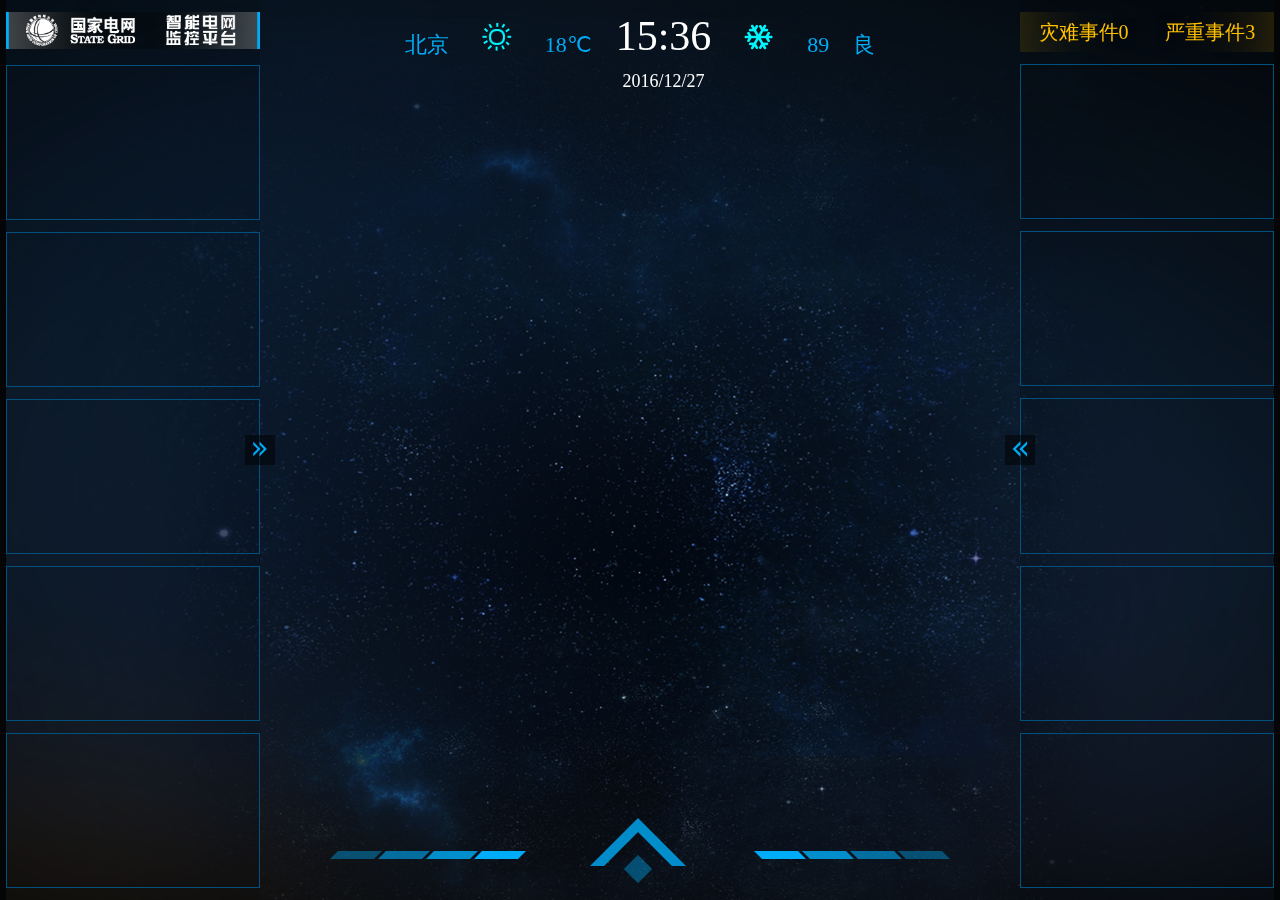
<file: kui/index.html>
<!DOCTYPE html>
<html>
	<head>
		<meta charset="UTF-8">
		<title>软通运维</title>
		<meta name="viewport" content="width=device-width,initial-scale=1,minimum-scale=1,maximum-scale=1,user-scalable=no" />
		<link rel="stylesheet" type="text/css" href="css/grids.css" />
		<link rel="stylesheet" type="text/css" href="css/dreset.css" />
	</head>
	<body>
		<div class="main clearfix">
			<div class="e-left col-u-1-5">
				<div class="chartbox l-logo">
					<img src="img/gzz/logo.png" />
				</div>
				<div class="left-body">
					<div class="alarm-box">
					</div>
					<div class="alarm-box">
					</div>
					<div class="alarm-box">
					</div>
					<div class="alarm-box">
					</div>
					<div class="alarm-box">
					</div>
				</div>
				<div class="pc-leftsidemenu">
					<div class="lefttriangle"><i class="iconfont" style="color: #00acf8;">&#xe70c;</i></div>
				</div>
			</div>
			<div class="e-center col-u-5-5">
				<div class="col-u-3-5 e-headtitle">
					<div class="currentCity">北京</div>
					<div class=""><img src="img/weathericon/qingtian.png" /></div>
					<div class="">18℃</div>
					<div class="ec-line"><img src="img/gzz/title-l.png" /></div>
					<div class="time">
						<p class="time-hour">15:36</p>
						<p class="time-date">2016/12/27</p>
					</div>
					<div class="ec-line"><img src="img/gzz/title-r.png" /></div>
					<div class=""><img src="img/weathericon/xue.png" /></div>
					<div class="">89</div>
					<div class="">良</div>
				</div>
				<div class="col-u-5-5 e-centermap" id="ganzimap">
					
				</div>
				<div class="col-u-3-5 e-centerbottom">
				</div>
			</div>
			<div class="e-right col-u-1-5">
				<div class="alarm chartbox">
					<div class="col-u-2-4">
						灾难事件<span>0</span>
					</div>
					<div class="col-u-2-4">
						严重事件<span>3</span>
					</div>
				</div>
				<div class="right-body">
					<div class="alarm-box">
					</div>
					<div class="alarm-box">
					</div>
					<div class="alarm-box">
					</div>
					<div class="alarm-box">
					</div>
					<div class="alarm-box">
					</div>
				</div>
				<div class="pc-rightsidemenu">
					<i class="iconfont" style="color: #00acf8;">&#xe609;</i>
				</div>
			</div>
		</div>
		<script src="js/jquery.js" type="text/javascript" charset="utf-8"></script>
		<script src="js/e-js.js" type="text/javascript" charset="utf-8"></script>
	</body>

</html>
</file>
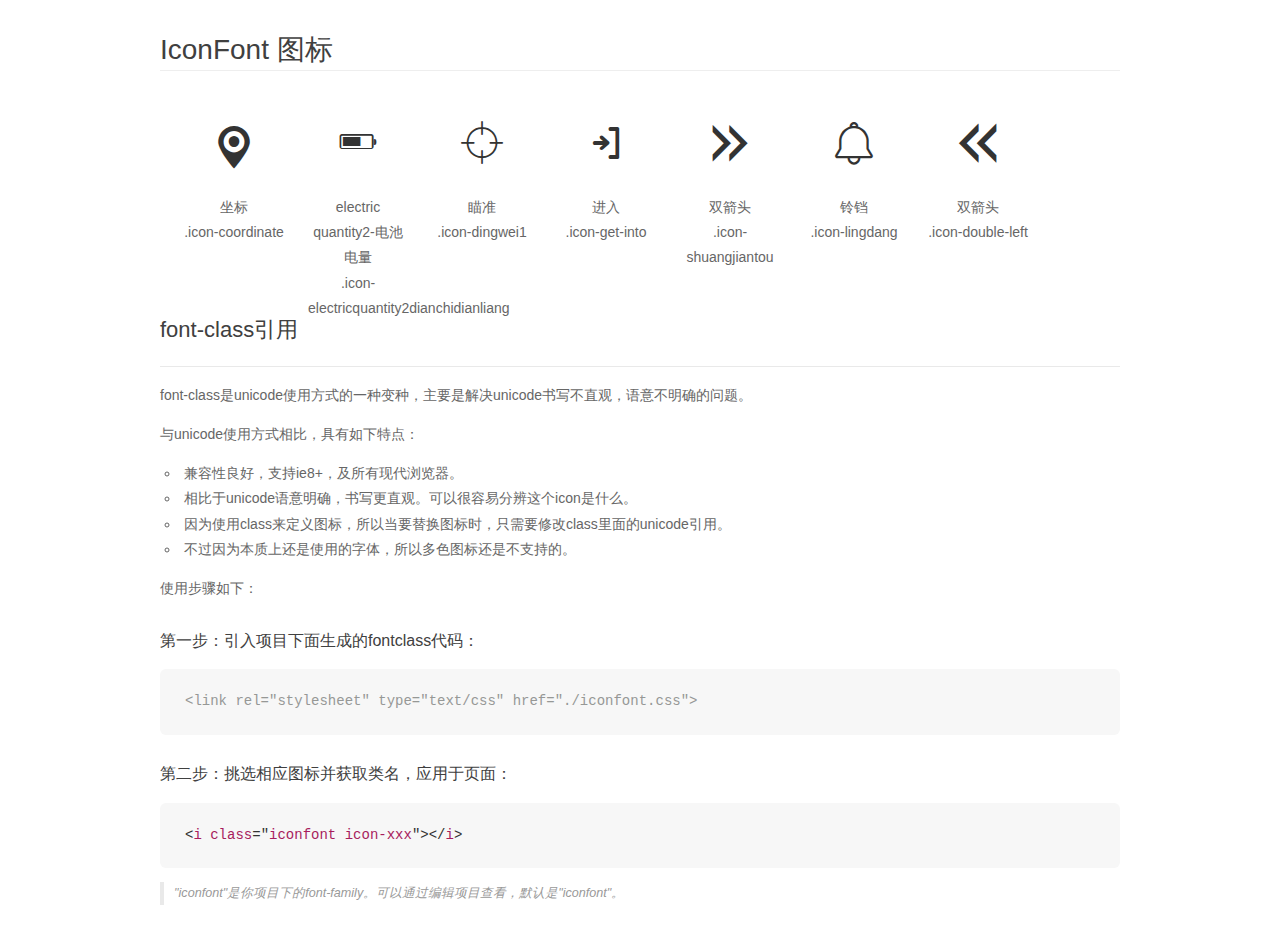
<file: kui/fonticon/demo_fontclass.html>
<!DOCTYPE html>
<html>
<head>
    <meta charset="utf-8"/>
    <title>IconFont</title>
    <link rel="stylesheet" href="demo.css">
    <link rel="stylesheet" href="iconfont.css">
</head>
<body>
    <div class="main markdown">
        <h1>IconFont 图标</h1>
        <ul class="icon_lists clear">
            
                <li>
                <i class="icon iconfont icon-coordinate"></i>
                    <div class="name">坐标</div>
                    <div class="fontclass">.icon-coordinate</div>
                </li>
            
                <li>
                <i class="icon iconfont icon-electricquantity2dianchidianliang"></i>
                    <div class="name">electric quantity2-电池电量</div>
                    <div class="fontclass">.icon-electricquantity2dianchidianliang</div>
                </li>
            
                <li>
                <i class="icon iconfont icon-dingwei1"></i>
                    <div class="name">瞄准</div>
                    <div class="fontclass">.icon-dingwei1</div>
                </li>
            
                <li>
                <i class="icon iconfont icon-get-into"></i>
                    <div class="name">进入</div>
                    <div class="fontclass">.icon-get-into</div>
                </li>
            
                <li>
                <i class="icon iconfont icon-shuangjiantou"></i>
                    <div class="name">双箭头</div>
                    <div class="fontclass">.icon-shuangjiantou</div>
                </li>
            
                <li>
                <i class="icon iconfont icon-lingdang"></i>
                    <div class="name">铃铛</div>
                    <div class="fontclass">.icon-lingdang</div>
                </li>
            
                <li>
                <i class="icon iconfont icon-double-left"></i>
                    <div class="name">双箭头</div>
                    <div class="fontclass">.icon-double-left</div>
                </li>
            
        </ul>

        <h2 id="font-class-">font-class引用</h2>
        <hr>

        <p>font-class是unicode使用方式的一种变种，主要是解决unicode书写不直观，语意不明确的问题。</p>
        <p>与unicode使用方式相比，具有如下特点：</p>
        <ul>
        <li>兼容性良好，支持ie8+，及所有现代浏览器。</li>
        <li>相比于unicode语意明确，书写更直观。可以很容易分辨这个icon是什么。</li>
        <li>因为使用class来定义图标，所以当要替换图标时，只需要修改class里面的unicode引用。</li>
        <li>不过因为本质上还是使用的字体，所以多色图标还是不支持的。</li>
        </ul>
        <p>使用步骤如下：</p>
        <h3 id="-fontclass-">第一步：引入项目下面生成的fontclass代码：</h3>


        <pre><code class="lang-js hljs javascript"><span class="hljs-comment">&lt;link rel="stylesheet" type="text/css" href="./iconfont.css"&gt;</span></code></pre>
        <h3 id="-">第二步：挑选相应图标并获取类名，应用于页面：</h3>
        <pre><code class="lang-css hljs">&lt;<span class="hljs-selector-tag">i</span> <span class="hljs-selector-tag">class</span>="<span class="hljs-selector-tag">iconfont</span> <span class="hljs-selector-tag">icon-xxx</span>"&gt;&lt;/<span class="hljs-selector-tag">i</span>&gt;</code></pre>
        <blockquote>
        <p>"iconfont"是你项目下的font-family。可以通过编辑项目查看，默认是"iconfont"。</p>
        </blockquote>
    </div>
</body>
</html>
</file>
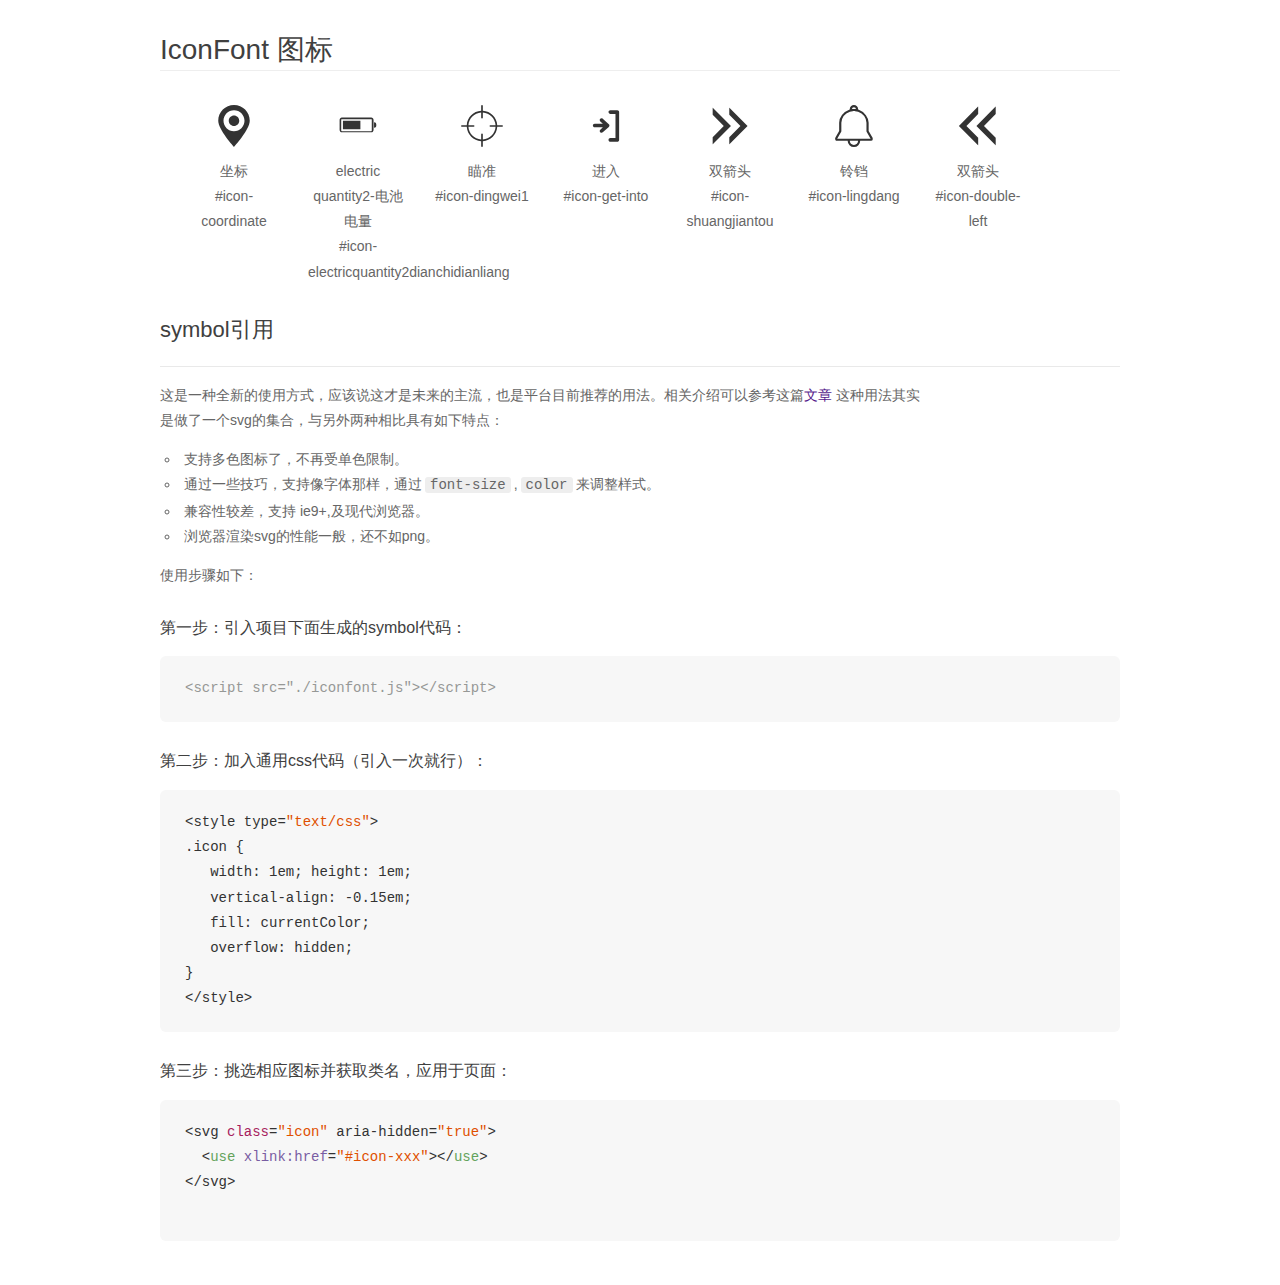
<file: kui/fonticon/demo_symbol.html>
<!DOCTYPE html>
<html>
<head>
    <meta charset="utf-8"/>
    <title>IconFont</title>
    <link rel="stylesheet" href="demo.css">
    <script src="iconfont.js"></script>

    <style type="text/css">
        .icon {
          /* 通过设置 font-size 来改变图标大小 */
          width: 1em; height: 1em;
          /* 图标和文字相邻时，垂直对齐 */
          vertical-align: -0.15em;
          /* 通过设置 color 来改变 SVG 的颜色/fill */
          fill: currentColor;
          /* path 和 stroke 溢出 viewBox 部分在 IE 下会显示
             normalize.css 中也包含这行 */
          overflow: hidden;
        }

    </style>
</head>
<body>
    <div class="main markdown">
        <h1>IconFont 图标</h1>
        <ul class="icon_lists clear">
            
                <li>
                    <svg class="icon" aria-hidden="true">
                        <use xlink:href="#icon-coordinate"></use>
                    </svg>
                    <div class="name">坐标</div>
                    <div class="fontclass">#icon-coordinate</div>
                </li>
            
                <li>
                    <svg class="icon" aria-hidden="true">
                        <use xlink:href="#icon-electricquantity2dianchidianliang"></use>
                    </svg>
                    <div class="name">electric quantity2-电池电量</div>
                    <div class="fontclass">#icon-electricquantity2dianchidianliang</div>
                </li>
            
                <li>
                    <svg class="icon" aria-hidden="true">
                        <use xlink:href="#icon-dingwei1"></use>
                    </svg>
                    <div class="name">瞄准</div>
                    <div class="fontclass">#icon-dingwei1</div>
                </li>
            
                <li>
                    <svg class="icon" aria-hidden="true">
                        <use xlink:href="#icon-get-into"></use>
                    </svg>
                    <div class="name">进入</div>
                    <div class="fontclass">#icon-get-into</div>
                </li>
            
                <li>
                    <svg class="icon" aria-hidden="true">
                        <use xlink:href="#icon-shuangjiantou"></use>
                    </svg>
                    <div class="name">双箭头</div>
                    <div class="fontclass">#icon-shuangjiantou</div>
                </li>
            
                <li>
                    <svg class="icon" aria-hidden="true">
                        <use xlink:href="#icon-lingdang"></use>
                    </svg>
                    <div class="name">铃铛</div>
                    <div class="fontclass">#icon-lingdang</div>
                </li>
            
                <li>
                    <svg class="icon" aria-hidden="true">
                        <use xlink:href="#icon-double-left"></use>
                    </svg>
                    <div class="name">双箭头</div>
                    <div class="fontclass">#icon-double-left</div>
                </li>
            
        </ul>


        <h2 id="symbol-">symbol引用</h2>
        <hr>

        <p>这是一种全新的使用方式，应该说这才是未来的主流，也是平台目前推荐的用法。相关介绍可以参考这篇<a href="">文章</a>
        这种用法其实是做了一个svg的集合，与另外两种相比具有如下特点：</p>
        <ul>
          <li>支持多色图标了，不再受单色限制。</li>
          <li>通过一些技巧，支持像字体那样，通过<code>font-size</code>,<code>color</code>来调整样式。</li>
          <li>兼容性较差，支持 ie9+,及现代浏览器。</li>
          <li>浏览器渲染svg的性能一般，还不如png。</li>
        </ul>
        <p>使用步骤如下：</p>
        <h3 id="-symbol-">第一步：引入项目下面生成的symbol代码：</h3>
        <pre><code class="lang-js hljs javascript"><span class="hljs-comment">&lt;script src="./iconfont.js"&gt;&lt;/script&gt;</span></code></pre>
        <h3 id="-css-">第二步：加入通用css代码（引入一次就行）：</h3>
        <pre><code class="lang-js hljs javascript">&lt;style type=<span class="hljs-string">"text/css"</span>&gt;
.icon {
   width: <span class="hljs-number">1</span>em; height: <span class="hljs-number">1</span>em;
   vertical-align: <span class="hljs-number">-0.15</span>em;
   fill: currentColor;
   overflow: hidden;
}
&lt;<span class="hljs-regexp">/style&gt;</span></code></pre>
        <h3 id="-">第三步：挑选相应图标并获取类名，应用于页面：</h3>
        <pre><code class="lang-js hljs javascript">&lt;svg <span class="hljs-class"><span class="hljs-keyword">class</span></span>=<span class="hljs-string">"icon"</span> aria-hidden=<span class="hljs-string">"true"</span>&gt;<span class="xml"><span class="hljs-tag">
  &lt;<span class="hljs-name">use</span> <span class="hljs-attr">xlink:href</span>=<span class="hljs-string">"#icon-xxx"</span>&gt;</span><span class="hljs-tag">&lt;/<span class="hljs-name">use</span>&gt;</span>
</span>&lt;<span class="hljs-regexp">/svg&gt;
        </span></code></pre>
    </div>
</body>
</html>
</file>
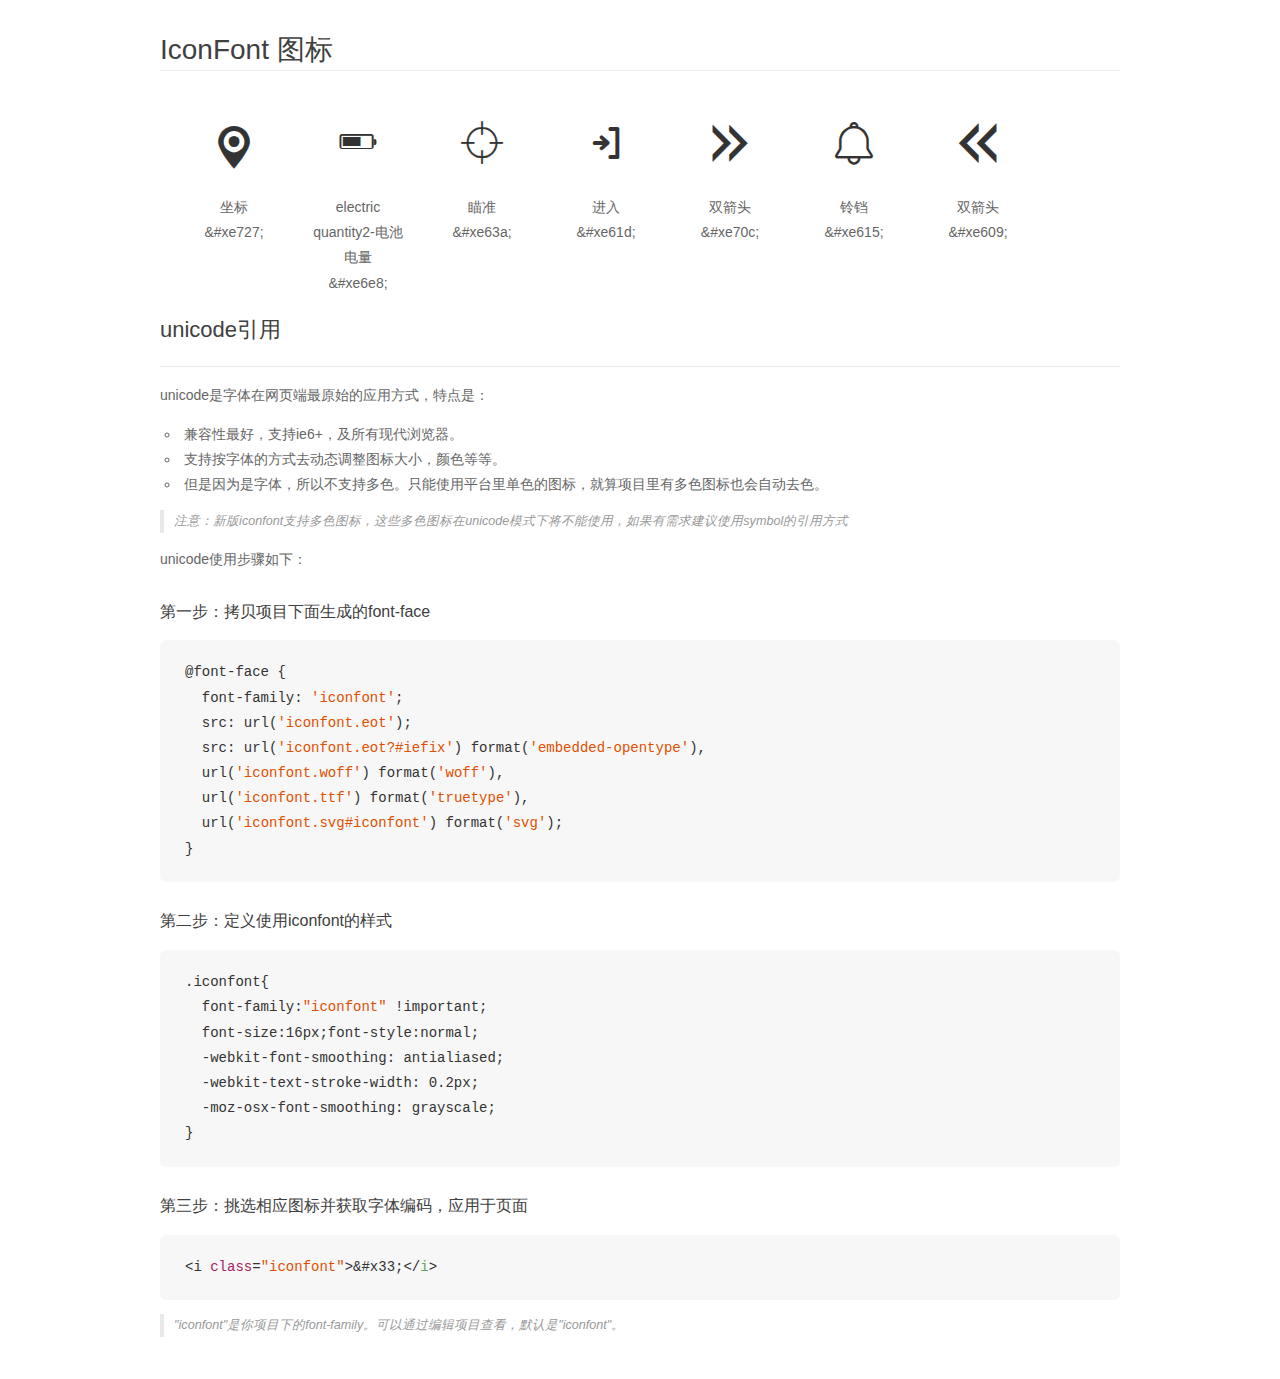
<file: kui/fonticon/demo_unicode.html>
<!DOCTYPE html>
<html>
<head>
    <meta charset="utf-8"/>
    <title>IconFont</title>
    <link rel="stylesheet" href="demo.css">

    <style type="text/css">

        @font-face {font-family: "iconfont";
          src: url('iconfont.eot'); /* IE9*/
          src: url('iconfont.eot#iefix') format('embedded-opentype'), /* IE6-IE8 */
          url('iconfont.woff') format('woff'), /* chrome, firefox */
          url('iconfont.ttf') format('truetype'), /* chrome, firefox, opera, Safari, Android, iOS 4.2+*/
          url('iconfont.svg#iconfont') format('svg'); /* iOS 4.1- */
        }

        .iconfont {
          font-family:"iconfont" !important;
          font-size:16px;
          font-style:normal;
          -webkit-font-smoothing: antialiased;
          -webkit-text-stroke-width: 0.2px;
          -moz-osx-font-smoothing: grayscale;
        }

    </style>
</head>
<body>
    <div class="main markdown">
        <h1>IconFont 图标</h1>
        <ul class="icon_lists clear">
            
                <li>
                <i class="icon iconfont">&#xe727;</i>
                    <div class="name">坐标</div>
                    <div class="code">&amp;#xe727;</div>
                </li>
            
                <li>
                <i class="icon iconfont">&#xe6e8;</i>
                    <div class="name">electric quantity2-电池电量</div>
                    <div class="code">&amp;#xe6e8;</div>
                </li>
            
                <li>
                <i class="icon iconfont">&#xe63a;</i>
                    <div class="name">瞄准</div>
                    <div class="code">&amp;#xe63a;</div>
                </li>
            
                <li>
                <i class="icon iconfont">&#xe61d;</i>
                    <div class="name">进入</div>
                    <div class="code">&amp;#xe61d;</div>
                </li>
            
                <li>
                <i class="icon iconfont">&#xe70c;</i>
                    <div class="name">双箭头</div>
                    <div class="code">&amp;#xe70c;</div>
                </li>
            
                <li>
                <i class="icon iconfont">&#xe615;</i>
                    <div class="name">铃铛</div>
                    <div class="code">&amp;#xe615;</div>
                </li>
            
                <li>
                <i class="icon iconfont">&#xe609;</i>
                    <div class="name">双箭头</div>
                    <div class="code">&amp;#xe609;</div>
                </li>
            
        </ul>
        <h2 id="unicode-">unicode引用</h2>
        <hr>

        <p>unicode是字体在网页端最原始的应用方式，特点是：</p>
        <ul>
        <li>兼容性最好，支持ie6+，及所有现代浏览器。</li>
        <li>支持按字体的方式去动态调整图标大小，颜色等等。</li>
        <li>但是因为是字体，所以不支持多色。只能使用平台里单色的图标，就算项目里有多色图标也会自动去色。</li>
        </ul>
        <blockquote>
        <p>注意：新版iconfont支持多色图标，这些多色图标在unicode模式下将不能使用，如果有需求建议使用symbol的引用方式</p>
        </blockquote>
        <p>unicode使用步骤如下：</p>
        <h3 id="-font-face">第一步：拷贝项目下面生成的font-face</h3>
        <pre><code class="lang-js hljs javascript">@font-face {
  font-family: <span class="hljs-string">'iconfont'</span>;
  src: url(<span class="hljs-string">'iconfont.eot'</span>);
  src: url(<span class="hljs-string">'iconfont.eot?#iefix'</span>) format(<span class="hljs-string">'embedded-opentype'</span>),
  url(<span class="hljs-string">'iconfont.woff'</span>) format(<span class="hljs-string">'woff'</span>),
  url(<span class="hljs-string">'iconfont.ttf'</span>) format(<span class="hljs-string">'truetype'</span>),
  url(<span class="hljs-string">'iconfont.svg#iconfont'</span>) format(<span class="hljs-string">'svg'</span>);
}
</code></pre>
        <h3 id="-iconfont-">第二步：定义使用iconfont的样式</h3>
        <pre><code class="lang-js hljs javascript">.iconfont{
  font-family:<span class="hljs-string">"iconfont"</span> !important;
  font-size:<span class="hljs-number">16</span>px;font-style:normal;
  -webkit-font-smoothing: antialiased;
  -webkit-text-stroke-width: <span class="hljs-number">0.2</span>px;
  -moz-osx-font-smoothing: grayscale;
}
</code></pre>
        <h3 id="-">第三步：挑选相应图标并获取字体编码，应用于页面</h3>
        <pre><code class="lang-js hljs javascript">&lt;i <span class="hljs-class"><span class="hljs-keyword">class</span></span>=<span class="hljs-string">"iconfont"</span>&gt;&amp;#x33;<span class="xml"><span class="hljs-tag">&lt;/<span class="hljs-name">i</span>&gt;</span></span></code></pre>

        <blockquote>
        <p>"iconfont"是你项目下的font-family。可以通过编辑项目查看，默认是"iconfont"。</p>
        </blockquote>
    </div>


</body>
</html>
</file>
<file: kui/css/grids.css>
body {
	position: relative;
	background: #040507;
}

.main {
	position: fixed;
	left: 0.5%;
	top: 0;
	width: 99%;
	height: 100%;
	background: url(../img/bodybg.png) no-repeat top center;
	overflow: hidden;
}

.e-left {
	position: relative;
	height: 100%;
	float: left;
	background: rgba(0, 0, 0, 0.1);
	z-index: 299;
	display: flex;
	display: -webkit-flex;
	margin-left: 0px;
	flex-direction: column;
}

.chartbox {
	width: 100%;
	position: relative;
}

.l-logo {
	height: auto;
	text-align: center;
	padding-top: 12px;
	flex: auto;
	-webkit-flex: auto;
}

.l-logo img {
	width: 100%;
	height: auto;
}

.e-center {
	position: absolute;
	top: 0;
	left: 0;
	height: 100%;
	float: left;
	z-index: 199;
	background: url(../img/bodybg.png) no-repeat center center;
	display: flex;
	display: -webkit-flex;
	flex-direction: column;
}

.e-right {
	position: relative;
	height: 100%;
	background: rgba(0, 0, 0, 0.1);
	float: right;
	z-index: 299;
	display: flex;
	display: -webkit-flex;
	flex-direction: column;
}

.clearfix:after {
	content: "\0020";
	line-height: 0;
	font-size: 0;
	display: block;
	clear: both
}

.clearfix {
	clear: both;
	visibility: visible
}


/*******/

.pc-leftsidemenu {
	width: 30px;
	height: 30px;
	background: rgba(0, 0, 0, 0.5);
	position: absolute;
	top: 50%;
	right: -15px;
	margin-top: -15px;
	text-align: center;
	line-height: 30px;
}


/***right****/

.alarm {
	height: 56px;
	text-align: center;
	margin-top: 12px;
	background: url(../img/gzz/alarm.png) no-repeat center center;
	color: #ffc000;
	line-height: 56px;
	font-size: 22px;
	flex: auto;
	-webkit-flex: auto;
}

.alarm div {
	float: left;
}

.right-body,.left-body {
	position: relative;
	height: 100%;
	margin-top: 12px;
	flex: auto;
	-webkit-flex: auto;
	display: flex;
	display: -webkit-flex;
	flex-direction: column;
}

.alarm-box {
	flex: 1;
	-webkit-flex: 1;
	border: solid 1px #02507e;
	padding: 10px 12px;
	margin-bottom: 12px;
}

.alarm-box:last-child {}

.pc-rightsidemenu {
	width: 30px;
	height: 30px;
	background: rgba(0, 0, 0, 0.5);
	position: absolute;
	top: 50%;
	left: -15px;
	margin-top: -15px;
	text-align: center;
	line-height: 30px;
}

/******中间*********/

.e-headtitle {
	height: 90px;
	margin: auto;
	text-align: center;
}

.e-headtitle div {
	display: inline-block;
	color: #00acf8;
	font-size: 22px;
	margin: 0 10px;
	line-height: 90px;
}

.time {
	vertical-align: -35px;
}

.time p.time-hour {
	color: #FFFFFF;
	font-size: 60px;
	line-height: 60px;
	text-align: center;
	margin: 0;
}

.time p.time-date {
	color: #FFFFFF;
	font-size: 18px;
	line-height: 30px;
	text-align: center;
	margin: 0;
}

.e-centermap {
	height: 80%;
	background-size: auto 95%;
	margin: auto;
	position: relative;
}

.e-centerbottom {
	height: 100px;
	background: url(../img/gzz/cbottom.png) center center no-repeat;
	margin: auto;
}


@media screen and (max-width: 1756px) {
	.e-headtitle div.ec-line {
		display: none;
	}
	.alarm-box {
		padding: 5px 12px;
	}
}

@media screen and (max-width: 1367px) {
	.e-headtitle div.ec-line {
		display: none;
	}
	.e-headtitle div.time .time-hour {
		font-size: 42px;
	}
	.e-headtitle div.time .time-date {
		font-size: 18px;
	}
	.alarm {
		height: 40px;
		line-height: 40px;
		font-size: 20px;
	}
}

@media screen and (max-width: 1024px) {
	.e-headtitle div.ec-line {
		display: none;
	}
	.menu-title img {
		margin-left: 10px;
	}
	.menu_list {
		width: 85%;
	}
	.e-headtitle div {
		font-size: 18px;
	}
	.time {
		vertical-align: -19px;
	}
	.e-headtitle div.time .time-hour {
		font-size: 38px;
		line-height: 48px;
	}
	.e-headtitle div.time .time-date {
		font-size: 16px;
		line-height: 20px;
	}
	.e-centermap {
		background-size: auto 95%;
	}
	.e-centerbottom {
		background-size: 80% auto;
	}
	.alarm-box {
		overflow-y: scroll;
	}
}

@media screen and (max-width: 960px) {}
</file>
<file: kui/fonticon/iconfont.css>
@font-face {font-family: "iconfont";
  src: url('iconfont.eot?t=1483927183924'); /* IE9*/
  src: url('iconfont.eot?t=1483927183924#iefix') format('embedded-opentype'), /* IE6-IE8 */
  url('iconfont.woff?t=1483927183924') format('woff'), /* chrome, firefox */
  url('iconfont.ttf?t=1483927183924') format('truetype'), /* chrome, firefox, opera, Safari, Android, iOS 4.2+*/
  url('iconfont.svg?t=1483927183924#iconfont') format('svg'); /* iOS 4.1- */
}

.iconfont {
  font-family:"iconfont" !important;
  font-size:16px;
  font-style:normal;
  -webkit-font-smoothing: antialiased;
  -moz-osx-font-smoothing: grayscale;
}

.icon-coordinate:before { content: "\e727"; }

.icon-electricquantity2dianchidianliang:before { content: "\e6e8"; }

.icon-dingwei1:before { content: "\e63a"; }

.icon-get-into:before { content: "\e61d"; }

.icon-shuangjiantou:before { content: "\e70c"; }

.icon-lingdang:before { content: "\e615"; }

.icon-double-left:before { content: "\e609"; }
</file>
<file: kui/css/dreset.css>
/* reset */

html,
body,
h1,
h2,
h3,
h4,
h5,
h6,
div,
dl,
dt,
dd,
ul,
ol,
li,
p,
blockquote,
pre,
hr,
figure,
table,
caption,
th,
td,
form,
fieldset,
legend,
input,
button,
textarea,
menu {
	margin: 0;
	padding: 0;
}

header,
footer,
section,
article,
aside,
nav,
hgroup,
address,
figure,
figcaption,
menu,
details {
	display: block;
}

table {
	border-collapse: collapse;
	border-spacing: 0;
}

caption,
th {
	text-align: left;
	font-weight: normal;
}

html,
body,
fieldset,
img,
iframe,
abbr {
	border: 0;
	font-family: "微软雅黑";
}

i,
cite,
em,
var,
address,
dfn {
	font-style: normal;
}

[hidefocus],
summary {
	outline: 0;
}

li {
	list-style: none;
}

h1,
h2,
h3,
h4,
h5,
h6,
small {
	font-size: 100%;
}

sup,
sub {
	font-size: 83%;
}

q:before,
q:after {
	content: none;
}

textarea {
	overflow: auto;
	resize: none;
}

label,
summary {
	cursor: default;
}

a,
button {
	cursor: pointer;
}

h1,
h2,
h3,
h4,
h5,
h6,
em,
strong,
b {
	font-weight: bold;
}

del,
ins,
u,
s,
a,
a:hover {
	text-decoration: none;
}

body,
textarea,
input,
button,
select,
keygen,
legend {
	font-family: "微软雅黑";
	outline: 0;
}

body {
	background: #040507;
}

a,
a:hover {
	\color: #333;
}

.clearfix:after {
	content: "\0020";
	line-height: 0;
	font-size: 0;
	display: block;
	clear: both
}

.clearfix {
	clear: both;
	visibility: visible
}

.col-u-1-4 {
	width: 25%;
}

.col-u-2-4 {
	width: 50%;
}

.col-u-3-4 {
	width: 75%;
}

.col-u-4-4 {
	width: 100%;
}

.col-u-1-5 {
	width: 20%;
}

.col-u-2-5 {
	width: 40%;
}

.col-u-3-5 {
	width: 60%;
}

.col-u-4-5 {
	width: 80%;
}

.col-u-5-5 {
	width: 100%;
}
.row-u-1-4 {
	height: 25%;
}
.row-u-2-4 {
	height: 50%;
}
.row-u-3-4 {
	height: 75%;
}
.row-u-4-4 {
	height: 100%;
}
.row-u-1-5 {
	height: 20%;
}
.row-u-2-5 {
	height: 40%;
}
.row-u-3-5 {
	height: 60%;
}
.row-u-4-5 {
	height: 80%;
}
.row-u-5-5 {
	height: 100%;
}
.row-u-1-3 {
	height: 30%;
}
@font-face {
  font-family: 'iconfont';
  src: url('../fonticon/iconfont.eot');
  src: url('../fonticon/iconfont.eot?#iefix') format('embedded-opentype'),
  url('../fonticon/iconfont.woff') format('woff'),
  url('../fonticon/iconfont.ttf') format('truetype'),
  url('../fonticon/iconfont.svg#iconfont') format('svg');
}
.iconfont{
  font-family:"iconfont" !important;
  font-size:16px;font-style:normal;
  -webkit-font-smoothing: antialiased;
  -webkit-text-stroke-width: 0.2px;
  -moz-osx-font-smoothing: grayscale;
}
</file>
<file: kui/fonticon/demo.css>
*{margin: 0;padding: 0;list-style: none;}
/*
KISSY CSS Reset
理念：1. reset 的目的不是清除浏览器的默认样式，这仅是部分工作。清除和重置是紧密不可分的。
2. reset 的目的不是让默认样式在所有浏览器下一致，而是减少默认样式有可能带来的问题。
3. reset 期望提供一套普适通用的基础样式。但没有银弹，推荐根据具体需求，裁剪和修改后再使用。
特色：1. 适应中文；2. 基于最新主流浏览器。
维护：玉伯<lifesinger@gmail.com>, 正淳<ragecarrier@gmail.com>
 */

/** 清除内外边距 **/
body, h1, h2, h3, h4, h5, h6, hr, p, blockquote, /* structural elements 结构元素 */
dl, dt, dd, ul, ol, li, /* list elements 列表元素 */
pre, /* text formatting elements 文本格式元素 */
form, fieldset, legend, button, input, textarea, /* form elements 表单元素 */
th, td /* table elements 表格元素 */ {
  margin: 0;
  padding: 0;
}

/** 设置默认字体 **/
body,
button, input, select, textarea /* for ie */ {
  font: 12px/1.5 tahoma, arial, \5b8b\4f53, sans-serif;
}
h1, h2, h3, h4, h5, h6 { font-size: 100%; }
address, cite, dfn, em, var { font-style: normal; } /* 将斜体扶正 */
code, kbd, pre, samp { font-family: courier new, courier, monospace; } /* 统一等宽字体 */
small { font-size: 12px; } /* 小于 12px 的中文很难阅读，让 small 正常化 */

/** 重置列表元素 **/
ul, ol { list-style: none; }

/** 重置文本格式元素 **/
a { text-decoration: none; }
a:hover { text-decoration: underline; }


/** 重置表单元素 **/
legend { color: #000; } /* for ie6 */
fieldset, img { border: 0; } /* img 搭车：让链接里的 img 无边框 */
button, input, select, textarea { font-size: 100%; } /* 使得表单元素在 ie 下能继承字体大小 */
/* 注：optgroup 无法扶正 */

/** 重置表格元素 **/
table { border-collapse: collapse; border-spacing: 0; }

/* 清除浮动 */
.ks-clear:after, .clear:after {
  content: '\20';
  display: block;
  height: 0;
  clear: both;
}
.ks-clear, .clear {
  *zoom: 1;
}

.main {
  padding: 30px 100px;
width: 960px;
margin: 0 auto;
}
.main h1{font-size:36px; color:#333; text-align:left;margin-bottom:30px; border-bottom: 1px solid #eee;}

.helps{margin-top:40px;}
.helps pre{
  padding:20px;
  margin:10px 0;
  border:solid 1px #e7e1cd;
  background-color: #fffdef;
  overflow: auto;
}

.icon_lists{
  width: 100% !important;

}

.icon_lists li{
  float:left;
  width: 100px;
  height:180px;
  text-align: center;
  list-style: none !important;
}
.icon_lists .icon{
  font-size: 42px;
  line-height: 100px;
  margin: 10px 0;
  color:#333;
  -webkit-transition: font-size 0.25s ease-out 0s;
  -moz-transition: font-size 0.25s ease-out 0s;
  transition: font-size 0.25s ease-out 0s;

}
.icon_lists .icon:hover{
  font-size: 100px;
}



.markdown {
  color: #666;
  font-size: 14px;
  line-height: 1.8;
}

.highlight {
  line-height: 1.5;
}

.markdown img {
  vertical-align: middle;
  max-width: 100%;
}

.markdown h1 {
  color: #404040;
  font-weight: 500;
  line-height: 40px;
  margin-bottom: 24px;
}

.markdown h2,
.markdown h3,
.markdown h4,
.markdown h5,
.markdown h6 {
  color: #404040;
  margin: 1.6em 0 0.6em 0;
  font-weight: 500;
  clear: both;
}

.markdown h1 {
  font-size: 28px;
}

.markdown h2 {
  font-size: 22px;
}

.markdown h3 {
  font-size: 16px;
}

.markdown h4 {
  font-size: 14px;
}

.markdown h5 {
  font-size: 12px;
}

.markdown h6 {
  font-size: 12px;
}

.markdown hr {
  height: 1px;
  border: 0;
  background: #e9e9e9;
  margin: 16px 0;
  clear: both;
}

.markdown p,
.markdown pre {
  margin: 1em 0;
}

.markdown > p,
.markdown > blockquote,
.markdown > .highlight,
.markdown > ol,
.markdown > ul {
  width: 80%;
}

.markdown ul > li {
  list-style: circle;
}

.markdown > ul li,
.markdown blockquote ul > li {
  margin-left: 20px;
  padding-left: 4px;
}

.markdown > ul li p,
.markdown > ol li p {
  margin: 0.6em 0;
}

.markdown ol > li {
  list-style: decimal;
}

.markdown > ol li,
.markdown blockquote ol > li {
  margin-left: 20px;
  padding-left: 4px;
}

.markdown code {
  margin: 0 3px;
  padding: 0 5px;
  background: #eee;
  border-radius: 3px;
}

.markdown pre {
  border-radius: 6px;
  background: #f7f7f7;
  padding: 20px;
}

.markdown pre code {
  border: none;
  background: #f7f7f7;
  margin: 0;
}

.markdown strong,
.markdown b {
  font-weight: 600;
}

.markdown > table {
  border-collapse: collapse;
  border-spacing: 0px;
  empty-cells: show;
  border: 1px solid #e9e9e9;
  width: 95%;
  margin-bottom: 24px;
}

.markdown > table th {
  white-space: nowrap;
  color: #333;
  font-weight: 600;

}

.markdown > table th,
.markdown > table td {
  border: 1px solid #e9e9e9;
  padding: 8px 16px;
  text-align: left;
}

.markdown > table th {
  background: #F7F7F7;
}

.markdown blockquote {
  font-size: 90%;
  color: #999;
  border-left: 4px solid #e9e9e9;
  padding-left: 0.8em;
  margin: 1em 0;
  font-style: italic;
}

.markdown blockquote p {
  margin: 0;
}

.markdown .anchor {
  opacity: 0;
  transition: opacity 0.3s ease;
  margin-left: 8px;
}

.markdown .waiting {
  color: #ccc;
}

.markdown h1:hover .anchor,
.markdown h2:hover .anchor,
.markdown h3:hover .anchor,
.markdown h4:hover .anchor,
.markdown h5:hover .anchor,
.markdown h6:hover .anchor {
  opacity: 1;
  display: inline-block;
}

.markdown > br,
.markdown > p > br {
  clear: both;
}


.hljs {
  display: block;
  background: white;
  padding: 0.5em;
  color: #333333;
  overflow-x: auto;
}

.hljs-comment,
.hljs-meta {
  color: #969896;
}

.hljs-string,
.hljs-variable,
.hljs-template-variable,
.hljs-strong,
.hljs-emphasis,
.hljs-quote {
  color: #df5000;
}

.hljs-keyword,
.hljs-selector-tag,
.hljs-type {
  color: #a71d5d;
}

.hljs-literal,
.hljs-symbol,
.hljs-bullet,
.hljs-attribute {
  color: #0086b3;
}

.hljs-section,
.hljs-name {
  color: #63a35c;
}

.hljs-tag {
  color: #333333;
}

.hljs-title,
.hljs-attr,
.hljs-selector-id,
.hljs-selector-class,
.hljs-selector-attr,
.hljs-selector-pseudo {
  color: #795da3;
}

.hljs-addition {
  color: #55a532;
  background-color: #eaffea;
}

.hljs-deletion {
  color: #bd2c00;
  background-color: #ffecec;
}

.hljs-link {
  text-decoration: underline;
}

pre{
  background: #fff;
}
</file>
